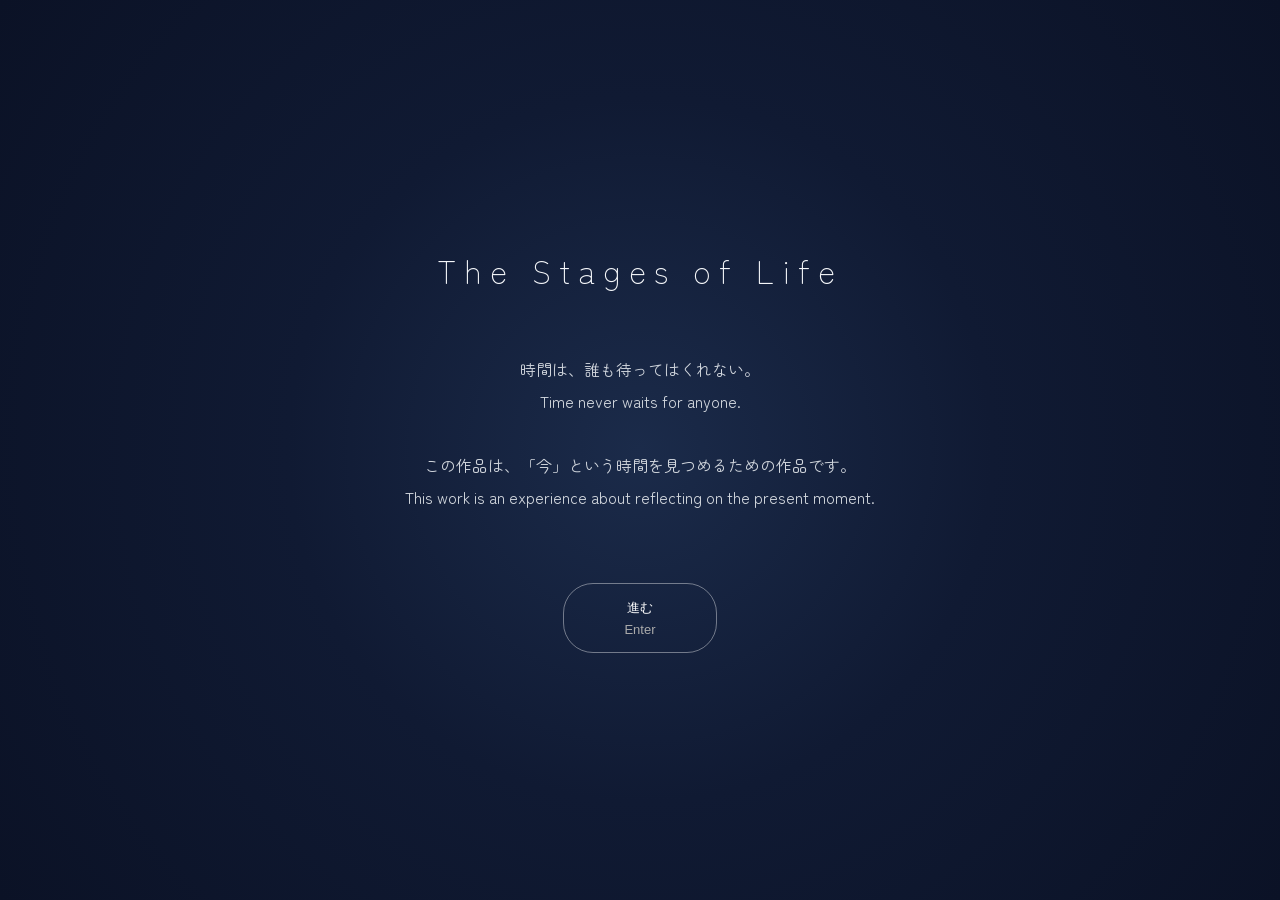
<file: index.html>
<!DOCTYPE html>
<html lang="ja">
<head>
<meta charset="UTF-8">
<meta name="viewport" content="width=device-width, initial-scale=1.0">

<title>The Stages of Life</title>
<link href="https://fonts.googleapis.com/css2?family=Zen+Maru+Gothic:wght@400;500;700&display=swap" rel="stylesheet">
</head>
<body>

<div class="intro">

    <h1>The Stages of Life</h1>

    <div class="intro-message">

        <p>
            時間は、誰も待ってはくれない。<br>
            Time never waits for anyone.
        </p>
        <br>
        <p>
            この作品は、「今」という時間を見つめるための作品です。<br>
            This work is an experience about reflecting on the present moment.
        </p>

    </div>

    <button id="enterButton">
        <span>進む</span>
        <span>Enter</span>
    </button>

</div>

<style>
    *{
    margin:0;
    padding:0;
    box-sizing:border-box;
}

html,body{
    width:100%;
    height:100%;
}

body{

    background:
    radial-gradient(
        circle at center,
        #1B2B4A 0%,
        #101A33 45%,
        #0B1226 100%
    );

    color:#f5f7fa;
    font-family:
        "Zen Maru Gothic",
        sans-serif;

    display:flex;
    justify-content:center;
    align-items:center;
    transition:opacity 1.5s;
}

body.fade-out{
    opacity:0;
}

.intro{
    text-align:center;
    max-width:700px;
    padding:40px;
    animation:fadeIn 2s ease;
}

h1{
    font-weight:200;
    letter-spacing:8px;
    margin-bottom:60px;
}

.intro-message{
    line-height:2;
    color:#d0d5dc;
    margin-bottom:70px;
}

button{
    background:none;
    color:#ffffff;
    border:1px solid rgba(255,255,255,.4);
    border-radius:30px;
    padding:15px 60px;
    cursor:pointer;
    transition:.3s;
}

button:hover{
    background:rgba(255,255,255,.08);
}

button span{
    display:block;
}

button span:last-child{
    font-size:13px;
    color:#aaa;
    margin-top:5px;

}

@keyframes fadeIn{

    from{
        opacity:0;
        transform:translateY(20px);
    }

    to{
        opacity:1;
        transform:translateY(0);
    }

}
</style>

<script>
    
    const enterButton = document.getElementById("enterButton");
    const intro = document.querySelector(".intro");

    enterButton.addEventListener("click", () => {
        intro.style.display = "none";
        window.location.href = "main.html"; 
    });
</Script>

</body>
</html>
</file>
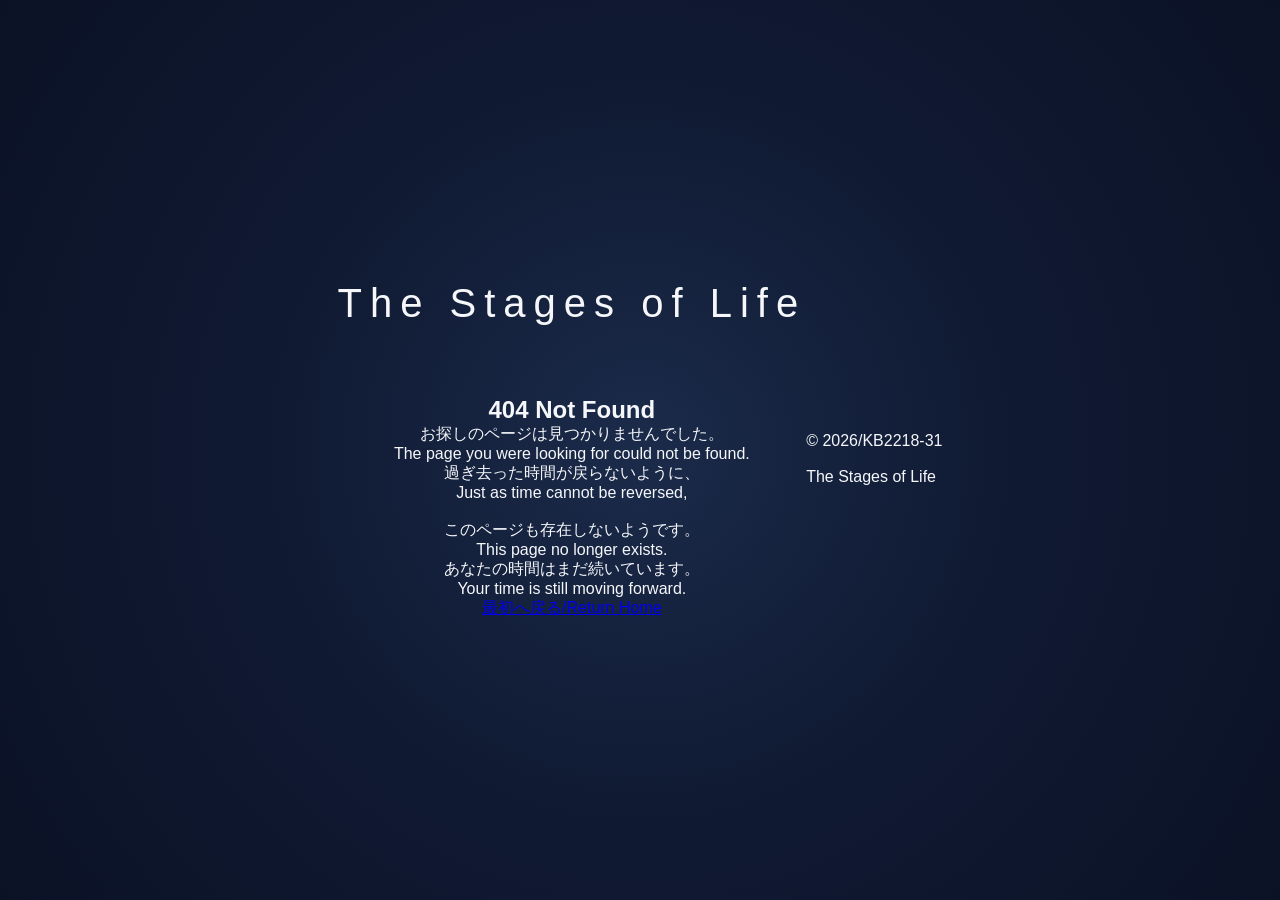
<file: 404 not found.html>
<!DOCTYPE html>
<html lang="ja">
<head>
<meta charset="UTF-8">
<title>404 | The Stages of Life</title>
<link rel="stylesheet" href="style.css">
</head>

<body>

<div class="container">

<h1>The Stages of Life</h1>

<h2>404 Not Found</h2>

<p>
お探しのページは見つかりませんでした。<br>
The page you were looking for could not be found.
</p>

<p>
過ぎ去った時間が戻らないように、<br>
Just as time cannot be reversed,<br><br>
このページも存在しないようです。<br>
This page no longer exists.
<br>

<p>
あなたの時間はまだ続いています。<br>
Your time is still moving forward.<br>
</p>

<a href="index.html" class="button">
最初へ戻る/Return Home
</a>

</div>
<footer>
<br>© 2026/KB2218-31<br><br>
The Stages of Life
</footer>
</body>
</html>
</file>
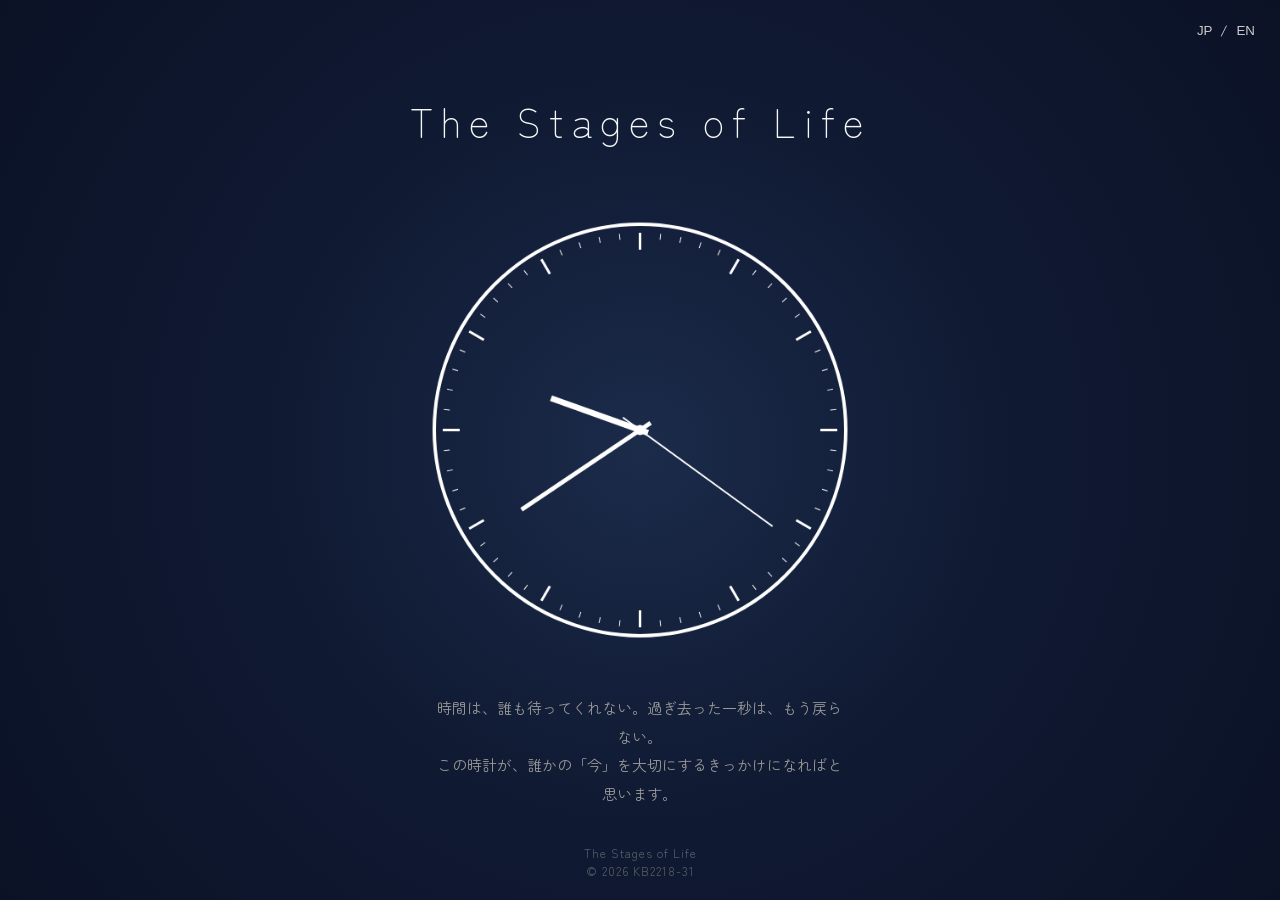
<file: main.html>
<!DOCTYPE html>
<html lang="ja">

<head>
    <meta charset="UTF-8">
    <meta name="viewport" content="width=device-width, initial-scale=1.0">

    <title>The Stages of Life</title>

    <meta name="description"
        content="『今』という時間を見つめるためのデジタルアート作品『The Stages of Life』">

    <meta name="theme-color" content="#101A33">

    <link rel="preconnect" href="https://fonts.googleapis.com">
    <link rel="preconnect" href="https://fonts.gstatic.com" crossorigin>

    <link href="https://fonts.googleapis.com/css2?family=Zen+Maru+Gothic:wght@400;500;700&display=swap"
        rel="stylesheet">

    <link rel="stylesheet" href="style.css">
</head>

<body>

    <!-- Language -->
    <nav class="language-switch" aria-label="Language Switch">
        <button id="lang-ja" type="button">JP</button>
        <span>/</span>
        <button id="lang-en" type="button">EN</button>
    </nav>


    <!-- Main -->
    <main class="container">

        <!-- Title -->
        <header>

            <h1 id="title">
                The Stages of Life
            </h1>

        </header>


        <!-- Clock -->
        <section class="clock-section">

            <canvas id="clock" aria-label="Analog Clock">
                Your browser does not support HTML5 Canvas.
            </canvas>

        </section>


        <!-- Special Message -->
        <section
            id="special-message"
            class="special-message"
            aria-live="polite">
        </section>


        <!-- Main Message -->
        <section class="message">

            <p id="line1"></p>

            <p id="line2"></p>

        </section>

    </main>


    <!-- Footer -->
    <footer class="footer">

        <div class="footer-title">
            The Stages of Life
        </div>

        <div class="footer-copy">
            © 2026 KB2218-31
        </div>

    </footer>


    <script src="script.js"></script>

</body>

</html>
</file>
<file: style.css>
*{
    margin:0;
    padding:0;
    box-sizing:border-box;
}

html,body{
    width:100%;
    height:100%;
    overflow-x:hidden;
    overflow-y:auto;
}

body{
    background:
    radial-gradient(
    circle at center,
    #1B2B4A 0%,
    #101A33 45%,
    #0B1226 100%
    );

    color:#f5f7fa;
    font-family:
        "Zen Maru Gothic",
        sans-serif;

    display:flex;
    justify-content:center;
    align-items:center;
}

.container{
    text-align:center;
    animation:fadein 2.5s ease;
}

h1{
    font-weight: 200;
    font-size: clamp(1.5rem, 5vw, 2.5rem);
    letter-spacing: clamp(2px, 0.8vw, 8px);
    margin-bottom: 70px;
    white-space: nowrap;
}

canvas{
    width:min(65vw,420px);
    height:min(65vw,420px);
}

.message{
    margin-top:45px;
    color:#999;
    line-height:1.9;
    font-size:15px;

}

.language-switch{
    position:fixed;
    top:20px;
    right:25px;
    display:flex;
    gap:8px;
    align-items:center;
    font-size:14px;
}

.language-switch button{
    background:none;
    border:none;
    color:#ccc;
    cursor:pointer;
    transition:.3s;
}

.language-switch button:hover{
    color:#fff;
}

.footer {
    position: fixed;
    left: 50%;
    bottom: 20px;

    transform: translateX(-50%);

    text-align: center;

    font-size: 12px;
    line-height: 1.5;

    color: #888;
    opacity: .6;

    letter-spacing: 1px;
}
#special-message{
    height:24px;
    margin-top:25px;
    color:#ddd;
    opacity:0;
    transition:opacity .8s;
    letter-spacing:2px;
    font-size:15px;
}

.message{
    width:90%;
    max-width:420px;
    margin:auto;
}

@media (max-width: 768px){
    h1{
        font-size: 1.6rem;
        letter-spacing: 2px;
        margin-bottom: 50px;
    }
}

@keyframes fadein{
    from{
        opacity:0;
    }

    to{
        opacity:1;
    }
}
</file>
